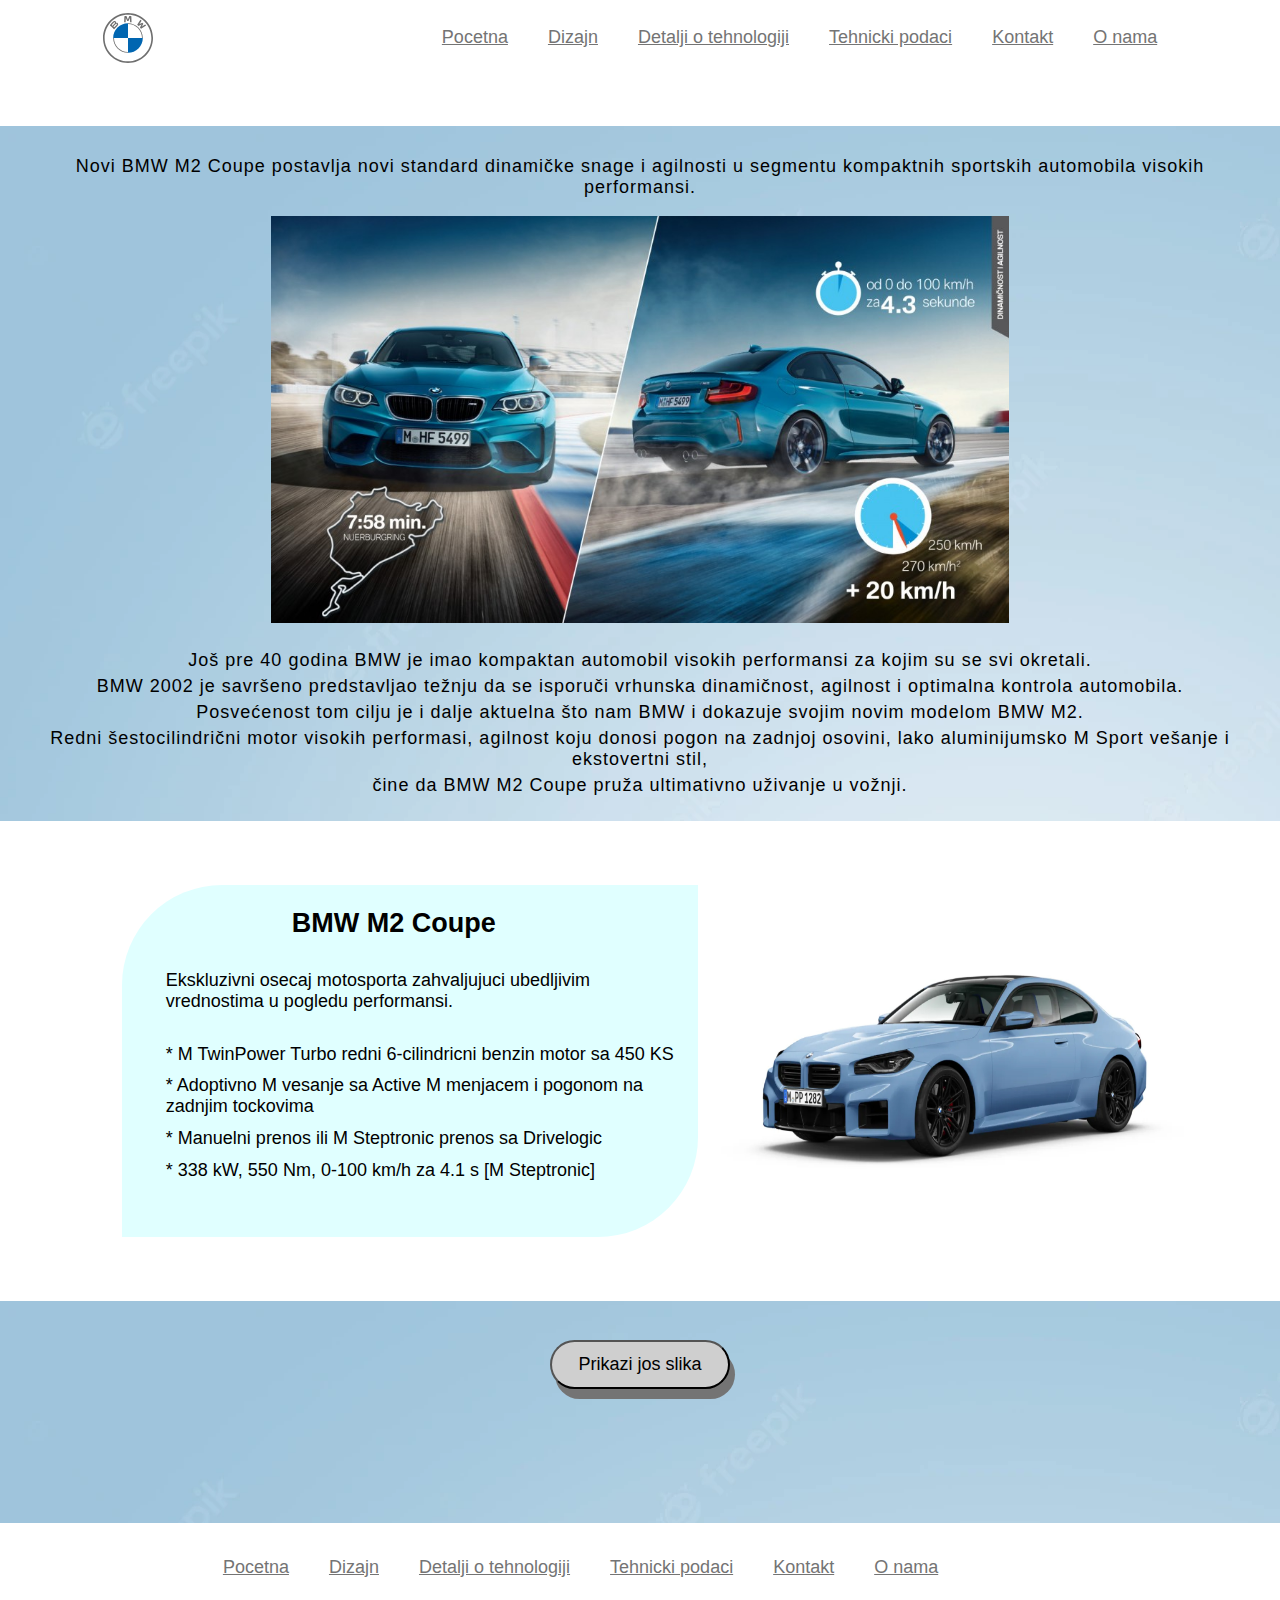
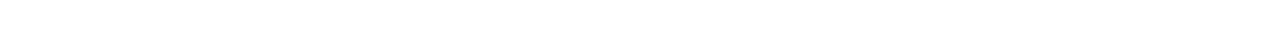
<file: index.html>
<!DOCTYPE html>
<html lang="en">
<head>
    <link rel="stylesheet" href="script.css">
    <meta charset="UTF-8">
    <meta http-equiv="X-UA-Compatible" content="IE=edge">
    <meta name="viewport" content="width=device-width, initial-scale=1.0">
    <title>BMW M2 Coupe</title>
</head>
<body>


    <div class="title">
        <div class="header">
            <img src="./picture/BMWlogo.svg">
    
            <button onclick="mobileMenu()">MENU</button>
    
            <ul>
                <li><a href="index.html">Pocetna</a></li>
                <li><a href="dizajn.html">Dizajn</a></li>
                <li><a href="detaljiTehnologija.html">Detalji o tehnologiji</a></li>
                <li><a href="tehnickiPodaci.html">Tehnicki podaci</a></li>
                <li><a href="Contact.html">Kontakt</a></li>
                <li><a href="oNama.html">O nama</a></li>
            </ul>
        </div>
    </div>

    <div class="home">
        <p>Novi BMW M2 Coupe postavlja novi standard dinamičke snage i agilnosti u segmentu kompaktnih sportskih automobila visokih performansi.</p>
        <br>
        <img src="./picture/M2Coupe-01-01-1030x568.jpg">
      
        <br>
        <br>
        <p>Još pre 40 godina BMW je imao kompaktan automobil visokih performansi za kojim su se svi okretali.</p>
        <p>BMW 2002 je savršeno predstavljao težnju da se isporuči vrhunska dinamičnost, agilnost i optimalna kontrola automobila.</p>
        <p>Posvećenost tom cilju je i dalje aktuelna što nam BMW i dokazuje svojim novim modelom BMW M2.</p>
        <p>Redni šestocilindrični motor visokih performasi, agilnost koju donosi pogon na zadnjoj osovini, lako aluminijumsko M Sport vešanje i ekstovertni stil, </p>
        <p>čine da BMW M2 Coupe pruža ultimativno uživanje u vožnji.</p>
    </div>
    
    <div class="HOME">
        
        <div class="home1">
            <h2>BMW M2 Coupe</h2>
            <p id="pf5">Ekskluzivni osecaj motosporta zahvaljujuci ubedljivim vrednostima u pogledu performansi.</p>
            <br>
            <p id="pf1">* M TwinPower Turbo redni 6-cilindricni benzin motor sa 450 KS</p>
            <p id="pf2">* Adoptivno M vesanje sa Active M menjacem i pogonom na zadnjim tockovima</p>
            <p id="pf3">* Manuelni prenos ili M Steptronic prenos sa Drivelogic</p>
            <p id="pf4">* 338 kW, 550 Nm, 0-100 km/h za 4.1 s [M Steptronic]</p>
        </div>
    <img src="./picture/M21 copy.jpg" onmouseover="DontHaveCar()" onmouseout="haveCar()">
    </div>

    <div class="morePictures">
        <button onclick="MorePicture()" id="btn">Prikazi jos slika</button>
    <p id="pf6"></p>
    <div class="opac">
        <div class="images">
            <img id="img1" src="./picture/pic1.jpg" onclick="opneModal1()">
            <img id="img2" src="./picture/pic2.jpg" onclick="opneModal2()">
            <img id="img3" src="./picture/pic3.jpg" onclick="opneModal3()">
            <img id="img4" src="./picture/pic4.jpg" onclick="opneModal4()">
            </div>
    </div>
    
    </div>
    <div class="popup-modal1">
    	<button id="closeModal" onclick="closeModal1()">X</button>
        <img id="prva" src="./picture/pic1.jpg">
    </div>

    <div class="popup-modal2">
    	<button id="closeModal" onclick="closeModal2()">X</button>
        <img id="prva" src="./picture/pic2.jpg">
    </div>

    <div class="popup-modal3">
    	<button id="closeModal" onclick="closeModal3()">X</button>
        <img id="prva" src="./picture/pic3.jpg">
    </div>

    <div class="popup-modal4">
    	<button id="closeModal" onclick="closeModal4()">X</button>
        <img id="prva" src="./picture/pic4.jpg">
    </div>

    <div class="overlay"></div>
    
    <div class="foter">
        <div class="header">
    
            <button onclick="mobileMenu()">MENU</button>
    
            <ul>
                <li><a href="home.html">Pocetna</a></li>
                <li><a href="dizajn.html">Dizajn</a></li>
                <li><a href="detaljiTehnologija.html">Detalji o tehnologiji</a></li>
                <li><a href="tehnickiPodaci.html">Tehnicki podaci</a></li>
                <li><a href="Contact.html">Kontakt</a></li>
                <li><a href="oNama.html">O nama</a></li>
            </ul>
        </div>
    </div>
    <script src="script.js"></script>
</body>
</html>
</file>
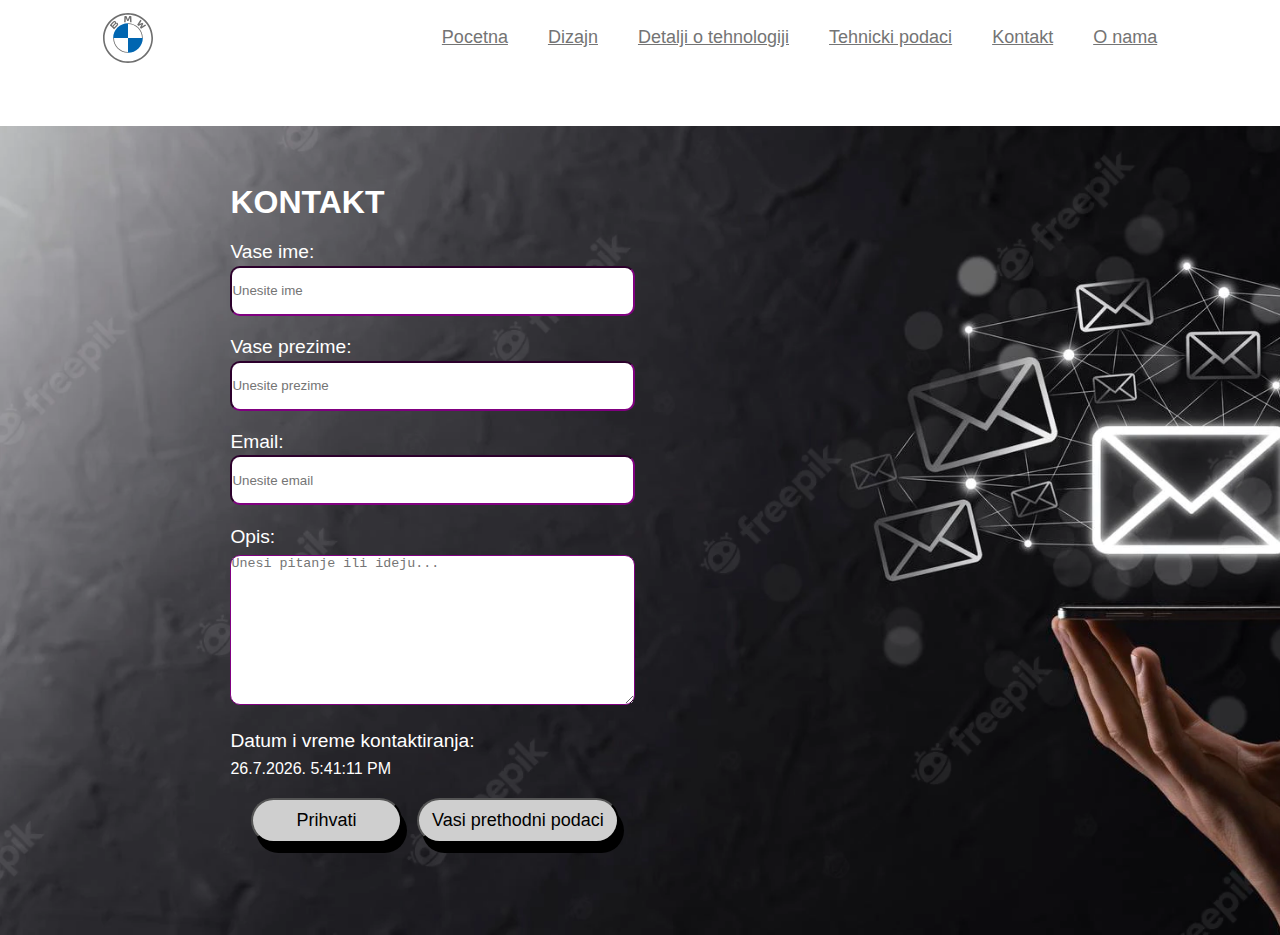
<file: Contact.html>
<!DOCTYPE html>
<html lang="en">
<head>
    <link rel="stylesheet" href="script.css">
    <meta charset="UTF-8">
    <meta http-equiv="X-UA-Compatible" content="IE=edge">
    <meta name="viewport" content="width=device-width, initial-scale=1.0">
    <title>BMW M2 Coupe</title>
</head>
<body onload="startTimer()">
    <div class="title">
        <div class="header">
            <img src="./picture/BMWlogo.svg">
    
            <button onclick="mobileMenu()">MENU</button>
    
            <ul>
                <li><a href="index.html">Pocetna</a></li>
                <li><a href="dizajn.html">Dizajn</a></li>
                <li><a href="detaljiTehnologija.html">Detalji o tehnologiji</a></li>
                <li><a href="tehnickiPodaci.html">Tehnicki podaci</a></li>
                <li><a href="Contact.html">Kontakt</a></li>
                <li><a href="oNama.html">O nama</a></li>
            </ul>
        </div>
    </div>

    <div class="contact">
        <div class="text">
            
            <p id="title">KONTAKT</p>
            <p>Vase ime:</p>
            <br>
            <input type="text" id="ime" placeholder="Unesite ime" >
            <p>Vase prezime:</p>
            <br>
            <input type="text" id="prezime" placeholder="Unesite prezime">
            <p>Email:</p>
            <br>
            <input type="text" id="meil" placeholder="Unesite email">
            <p>Opis:</p>
            <br>
            <textarea name="" id="description" cols="30" rows="10" placeholder="Unesi pitanje ili ideju..."></textarea>
            <br>
            <p>Datum i vreme kontaktiranja:</p>
            <br>
          
            <div id="dateTime"></div>   
            
            <button onclick="submit()">Prihvati</button>
            <button onclick="cooki()" id="prikaz" style="width: 20%; margin-left: 1%;">Vasi prethodni podaci</button>
            <br>
            <br>
            <br>
            <br>

            <div class="lastInf">
            <p id="ispis"></p>
            </div>
            
        </div>
      
        
        
    </div>




    <script src="script.js"></script>
</body>
</file>
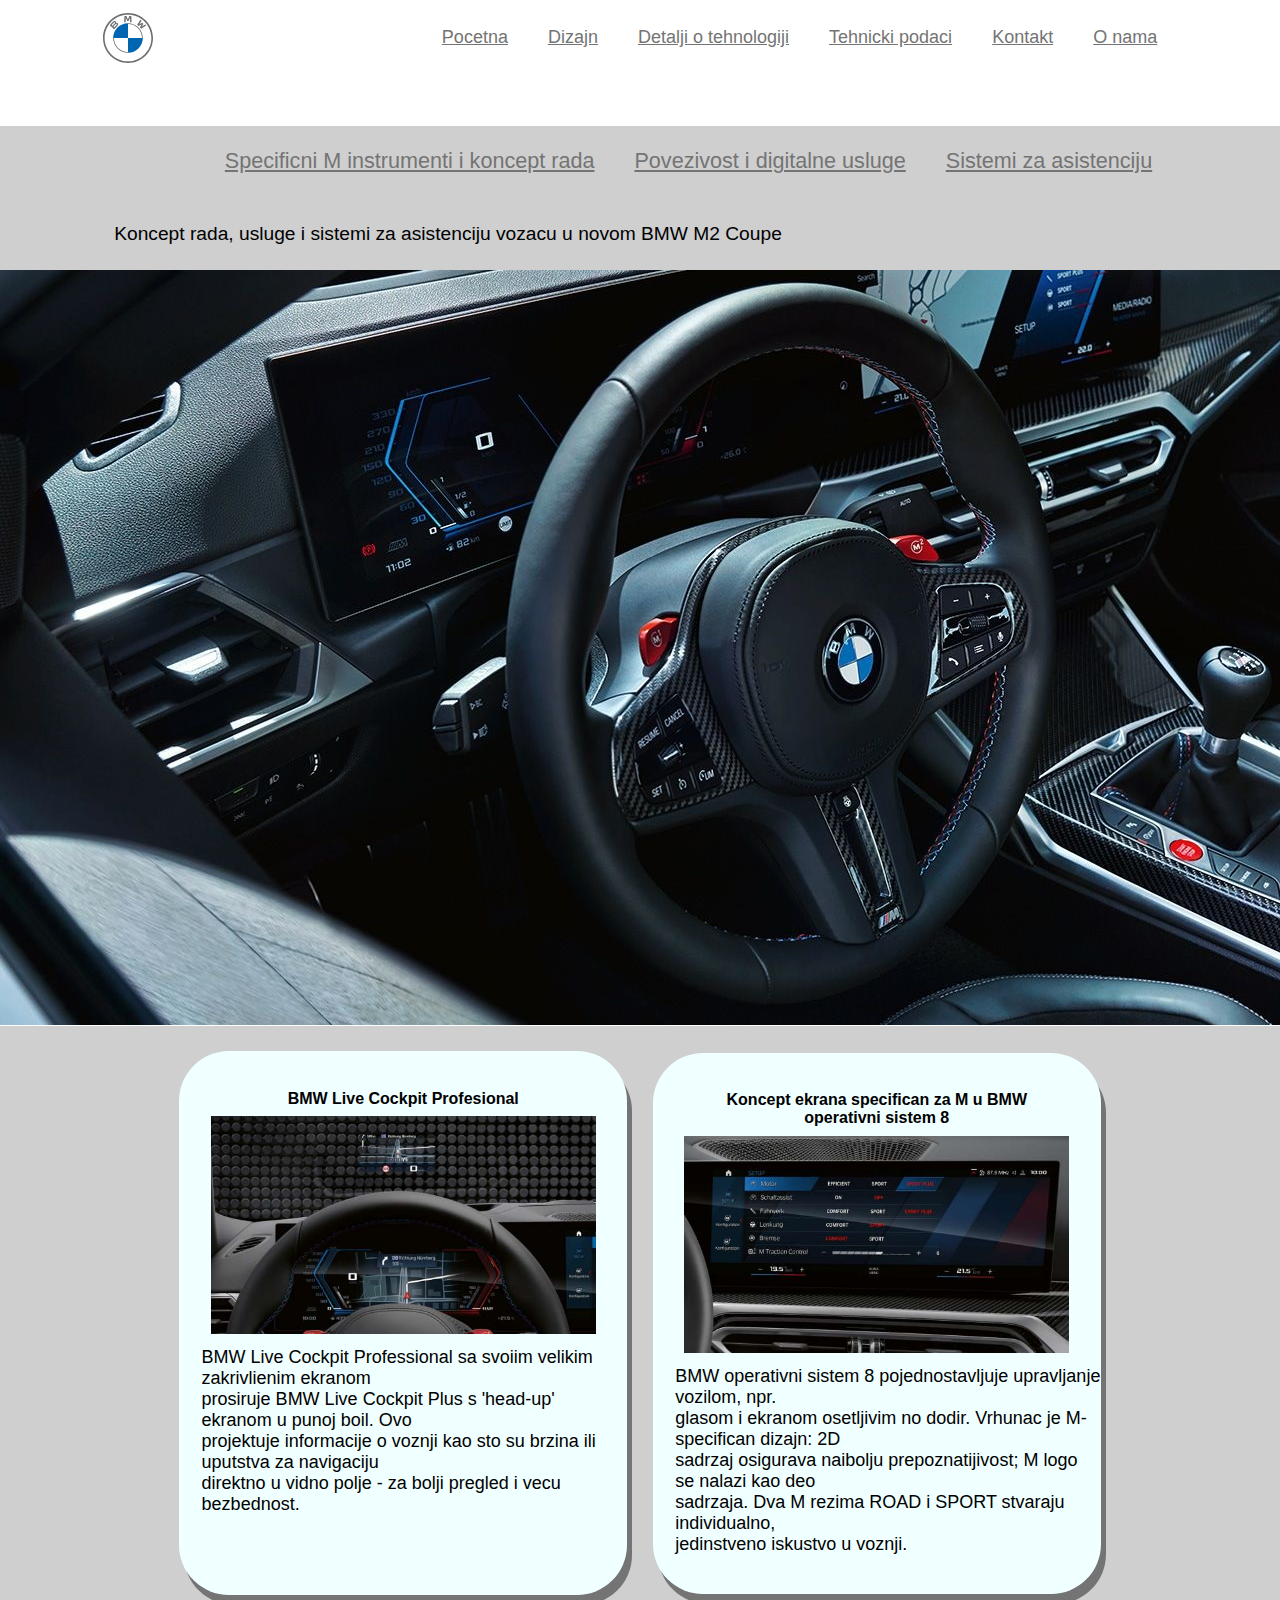
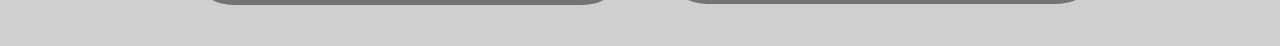
<file: detaljiTehnologija.html>
<!DOCTYPE html>
<html lang="en">
<head>
    <link rel="stylesheet" href="script1.css">
    <meta charset="UTF-8">
    <meta http-equiv="X-UA-Compatible" content="IE=edge">
    <meta name="viewport" content="width=device-width, initial-scale=1.0">
    <title>BMW M2 Coupe</title>
</head>
<body onload="changePicutre()">


    <div class="title">
        <div class="header">
            <img src="./picture/BMWlogo.svg">
    
            <button onclick="mobileMenu()">MENU</button>
    
            <ul>
                <li><a href="index.html">Pocetna</a></li>
                <li><a href="dizajn.html">Dizajn</a></li>
                <li><a href="detaljiTehnologija.html">Detalji o tehnologiji</a></li>
                <li><a href="tehnickiPodaci.html">Tehnicki podaci</a></li>
                <li><a href="Contact.html">Kontakt</a></li>
                <li><a href="oNama.html">O nama</a></li>
            </ul>
        </div>
    </div>

    <div class="grayBg">
        <div class="podHeader">
            <ul>
                <li><a href="detaljiTehnologija.html">Specificni M instrumenti i koncept rada</a></li>
                <li><a href="povezivost.html">Povezivost i digitalne usluge</a></li>
                <li><a href="sistem.html">Sistemi za asistenciju</a></li>
            </ul>
        </div>
        <div class="diteil">
            <p>Koncept rada, usluge i sistemi za asistenciju vozacu u novom BMW M2 Coupe</p>

        </div>
    </div>
    
    <div class="images">
        <img  src="./picture/bigPic11.jpg" > 

    </div>

   
    


    <div class="detalji">

        <div class="firstPic">
            <p><b>BMW Live Cockpit Profesional</b></p>
            <img src="./picture/detalj1.jpg" >
            <div class="tekst">
                <p> BMW Live Cockpit Professional sa svoiim velikim zakrivlienim ekranom</p>
                <p>prosiruje BMW Live Cockpit Plus s 'head-up' ekranom u punoj boil. Ovo</p>
                <p>projektuje informacije o voznji kao sto su brzina ili uputstva za navigaciju</p>
                <p>direktno u vidno polje - za bolji pregled i vecu bezbednost.</p>         
                <br>
                <br>
            </div>
        </div>

        <div class="secondtPic">
            <p><b>Koncept ekrana specifican za M u BMW <br> operativni sistem 8 </b></p>
            <img src="./picture/detalj2.jpg" >
            <div class="tekst">
                <p>BMW operativni sistem 8 pojednostavljuje upravljanje vozilom, npr.</p>
                <p>glasom i ekranom osetljivim no dodir. Vrhunac je M-specifican dizajn: 2D</p>
                <p>sadrzaj osigurava naibolju prepoznatijivost; M logo se nalazi kao deo</p>
                <p>sadrzaja. Dva M rezima ROAD i SPORT stvaraju individualno,</p>
                <p>jedinstveno iskustvo u voznji.</p>
            </div>
            
        </div>
    </div>
        


    <script src="script.js"></script>
</body>
</html>
</file>
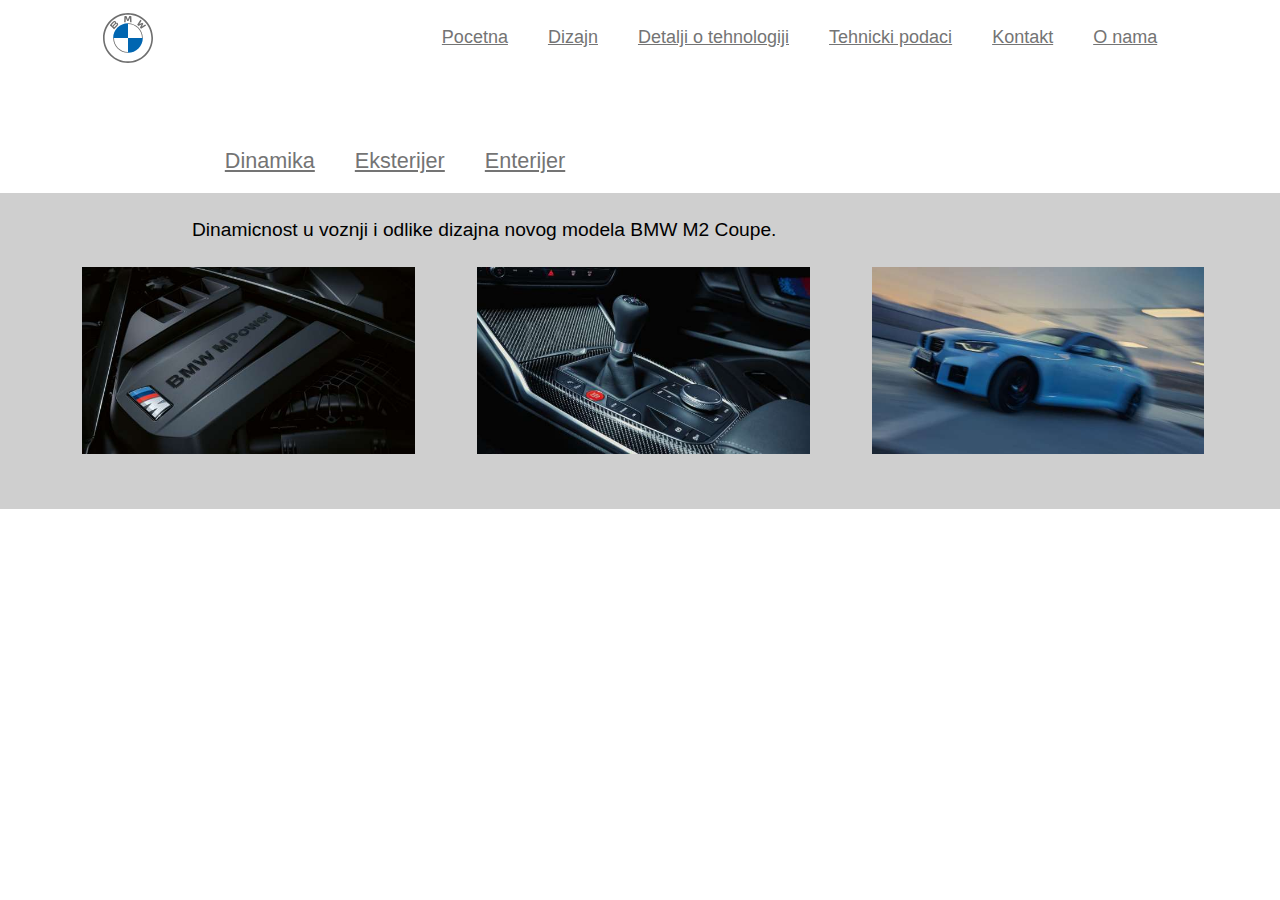
<file: dizajn.html>
<!DOCTYPE html>
<html lang="en">
<head>
    <link rel="stylesheet" href="script1.css">
    <meta charset="UTF-8">
    <meta http-equiv="X-UA-Compatible" content="IE=edge">
    <meta name="viewport" content="width=device-width, initial-scale=1.0">
    <title>BMW M2 Coupe</title>
</head>
<body onload="showPic()">
    

    <div class="title">
        <div class="header">
            <img src="./picture/BMWlogo.svg">
    
            <button onclick="mobileMenu()">MENU</button>
    
            <ul>
                <li><a href="index.html">Pocetna</a></li>
                <li><a href="dizajn.html">Dizajn</a></li>
                <li><a href="detaljiTehnologija.html">Detalji o tehnologiji</a></li>
                <li><a href="tehnickiPodaci.html">Tehnicki podaci</a></li>
                <li><a href="Contact.html">Kontakt</a></li>
                <li><a href="oNama.html">O nama</a></li>
            </ul>
        </div>
    </div>

    <div class="podHeader">
        <ul>
            <li><a href="dizajn.html">Dinamika</a></li>
            <li><a href="eksterijer.html">Eksterijer</a></li>
            <li><a href="enterijer.html">Enterijer</a></li>
        </ul>
    </div>


    <div class="design">

            <p id="pf1">Dinamicnost u voznji i odlike dizajna novog modela BMW M2 Coupe.</p>
            <img src="./picture/dinamika1.jpg" id="pic1" onclick="showText1()">
            <img src="./picture/dinamika2.jpg" id="pic2"  onclick="showText2()">
            <img src="./picture/dinamika3.jpg" id="pic3" onclick="showText3()">
            <div class="paragrafs">
                <p id="jedan"></p>
                <p id="dva"></p>
                <p id="tri"></p>
            </div>
    </div>


    <script src="script.js"></script>
</body>
</html>
</file>
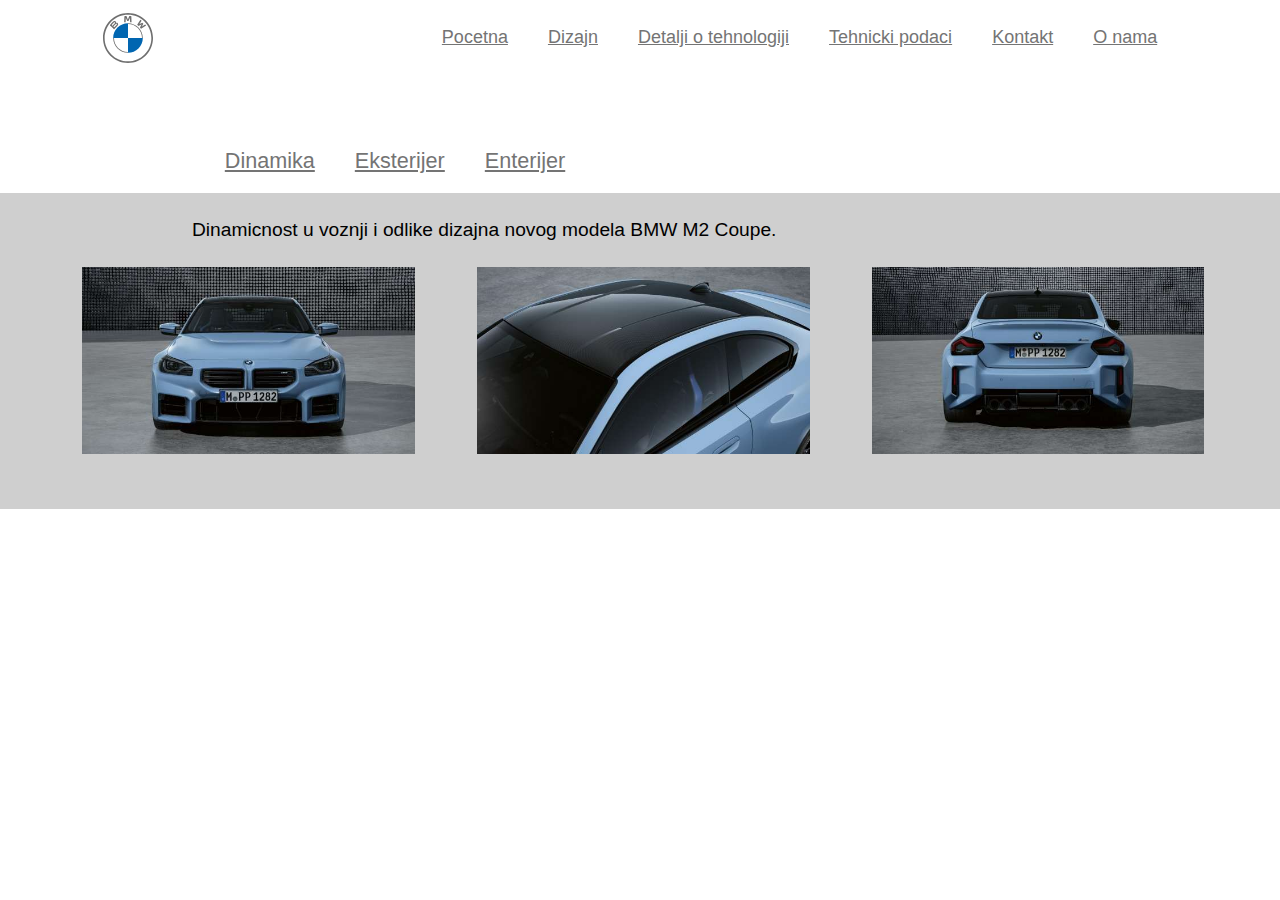
<file: eksterijer.html>
<!DOCTYPE html>
<html lang="en">
<head>
    <link rel="stylesheet" href="script1.css">
    <meta charset="UTF-8">
    <meta http-equiv="X-UA-Compatible" content="IE=edge">
    <meta name="viewport" content="width=device-width, initial-scale=1.0">
    <title>BMW M2 Coupe</title>
</head>
<body onload="showPic1()">
    

    <div class="title">
        <div class="header">
            <img src="./picture/BMWlogo.svg">
    
            <button onclick="mobileMenu()">MENU</button>
    
            <ul>
                <li><a href="index.html">Pocetna</a></li>
                <li><a href="dizajn.html">Dizajn</a></li>
                <li><a href="detaljiTehnologija.html">Detalji o tehnologiji</a></li>
                <li><a href="tehnickiPodaci.html">Tehnicki podaci</a></li>
                <li><a href="Contact.html">Kontakt</a></li>
                <li><a href="oNama.html">O nama</a></li>
            </ul>
        </div>
    </div>

    <div class="podHeader">
        <ul>
            <li><a href="dizajn.html">Dinamika</a></li>
            <li><a href="eksterijer.html">Eksterijer</a></li>
            <li><a href="enterijer.html">Enterijer</a></li>
        </ul>
    </div>


    <div class="design">

            <p id="pf1">Dinamicnost u voznji i odlike dizajna novog modela BMW M2 Coupe.</p>
            <img src="./picture/eksterijer1.jpg" id="pic4" onclick="showText4()">
            <img src="./picture/eksterijer2.jpg" id="pic5"  onclick="showText5()">
            <img src="./picture/eksterijer3.jpg" id="pic6" onclick="showText6()">
            <div class="paragrafs">
                <p id="cetri"></p>
                <p id="pet"></p>
                <p id="sest"></p>
    </div>





    <script src="script.js"></script>
</body>
</html>
</file>
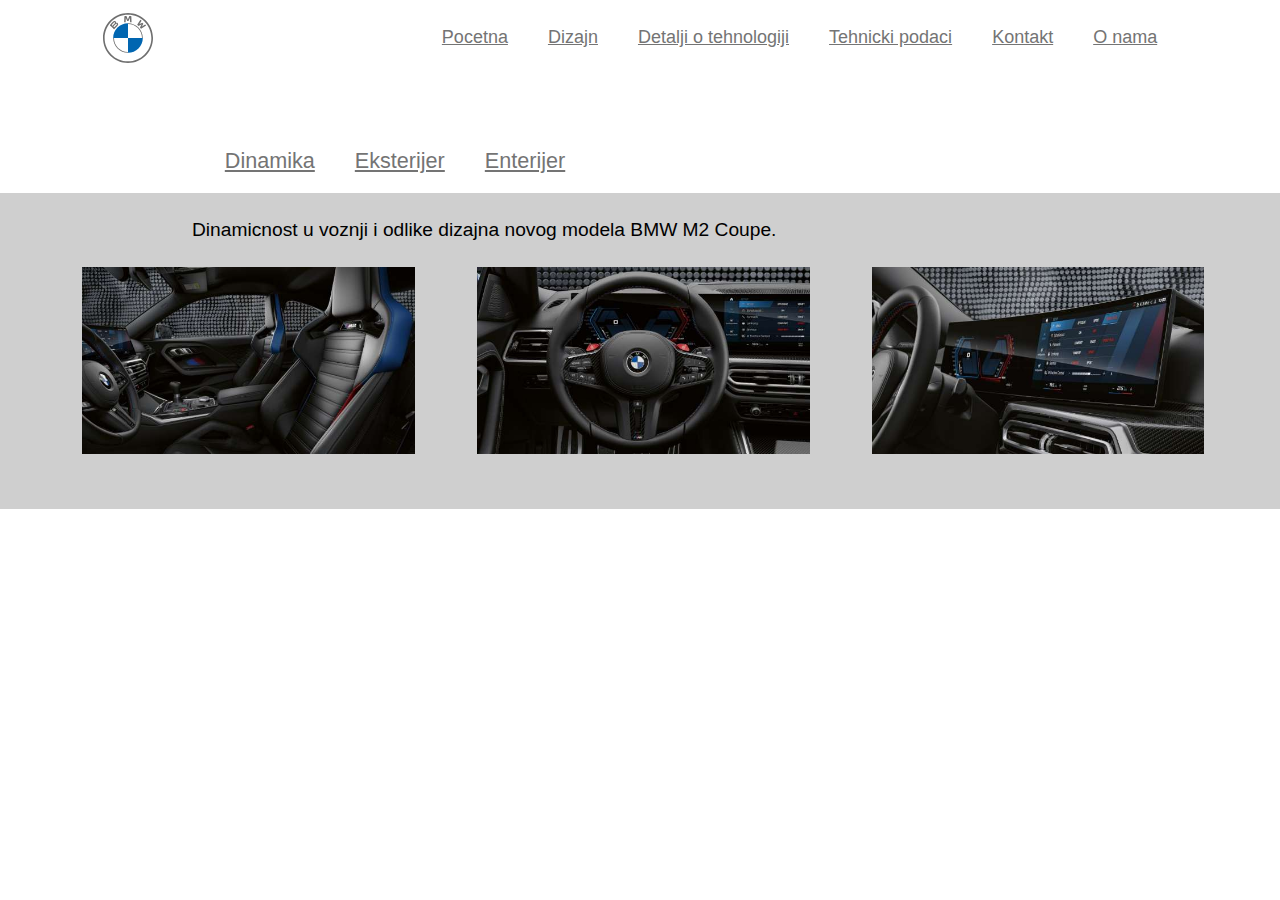
<file: enterijer.html>
<!DOCTYPE html>
<html lang="en">
<head>
    <link rel="stylesheet" href="script1.css">
    <meta charset="UTF-8">
    <meta http-equiv="X-UA-Compatible" content="IE=edge">
    <meta name="viewport" content="width=device-width, initial-scale=1.0">
    <title>BMW M2 Coupe</title>
</head>
<body onload="showPic2()">
    

    <div class="title">
        <div class="header">
            <img src="./picture/BMWlogo.svg">
    
            <button onclick="mobileMenu()">MENU</button>
    
            <ul>
                <li><a href="index.html">Pocetna</a></li>
                <li><a href="dizajn.html">Dizajn</a></li>
                <li><a href="detaljiTehnologija.html">Detalji o tehnologiji</a></li>
                <li><a href="tehnickiPodaci.html">Tehnicki podaci</a></li>
                <li><a href="Contact.html">Kontakt</a></li>
                <li><a href="oNama.html">O nama</a></li>
            </ul>
        </div>
    </div>

    <div class="podHeader">
        <ul>
            <li><a href="dizajn.html">Dinamika</a></li>
            <li><a href="eksterijer.html">Eksterijer</a></li>
            <li><a href="enterijer.html">Enterijer</a></li>
        </ul>
    </div>


    <div class="design">

            <p id="pf1">Dinamicnost u voznji i odlike dizajna novog modela BMW M2 Coupe.</p>
            <img src="./picture/enterijer1.jpg" id="pic7" onclick="showText7()">
            <img src="./picture/enterijer2.jpg" id="pic8"  onclick="showText8()">
            <img src="./picture/enterijer3.jpg" id="pic9" onclick="showText9()">
            <div class="paragrafs">
                <p id="sedam"></p>
                <p id="osam"></p>
                <p id="devet"></p>
    </div>

    <script src="script.js"></script>
</body>
</html>
</file>
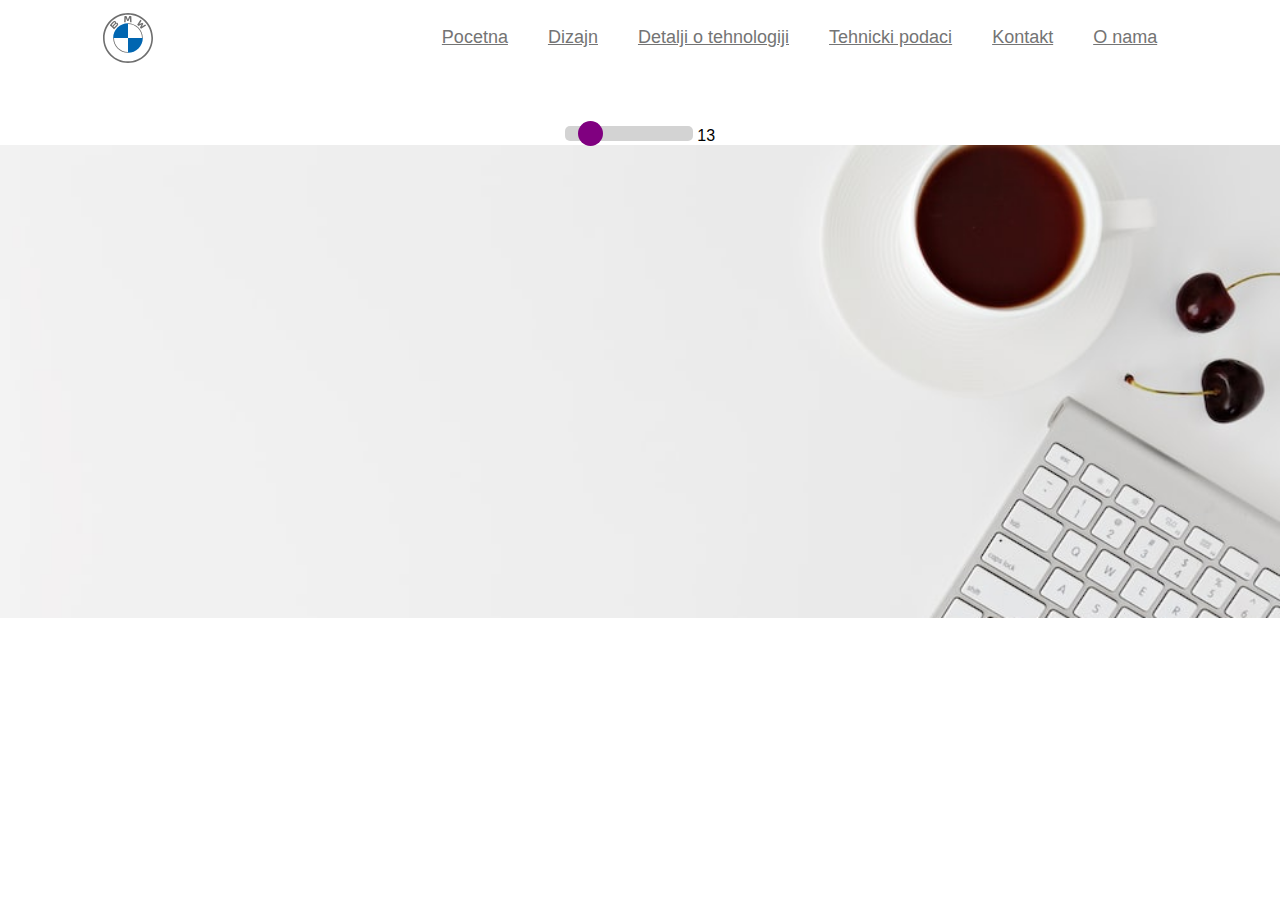
<file: oNama.html>
<!DOCTYPE html>
<html lang="en">
<head>
    <link rel="stylesheet" href="script1.css">
    <meta charset="UTF-8">
    <meta http-equiv="X-UA-Compatible" content="IE=edge">
    <meta name="viewport" content="width=device-width, initial-scale=1.0">
    <title>BMW M2 Coupe</title>
</head>
<body onload="aboutMe()">
    
    <div class="title">
        <div class="header">
            <img src="./picture/BMWlogo.svg">
    
            <button onclick="mobileMenu()">MENU</button>
    
            <ul>
                <li><a href="index.html">Pocetna</a></li>
                <li><a href="dizajn.html">Dizajn</a></li>
                <li><a href="detaljiTehnologija.html">Detalji o tehnologiji</a></li>
                <li><a href="tehnickiPodaci.html">Tehnicki podaci</a></li>
                <li><a href="Contact.html">Kontakt</a></li>
                <li><a href="oNama.html">O nama</a></li>
            </ul>
        </div>
    </div>

    <input type="range" id="slider" class="slider">
    <span id="display">0</span>
    <div class="ABM">
        <div class="aboutMe">
            <h1>Dobrodosli na moj sajt.</h1>
            <div class="circle1"></div>
            <div class="circle2"></div>
    
            <p style="padding-top: 10%;">Kada sam 2020. godine upisao Tehnciku</p>
            <p>skolu u Pirotu, moje putvanje zvanicno pocelo.</p>
            <p>Verovao sam da bi mali koraci mogli da dovedu do znacajnih</p>
            <p>promena i da mi pomognu da uspem u ovom brzom zivotu.</p>
    
            <p id="pf1">Moje ime je Stefan Tosic,</p>
            <p style="margin-left: 15%;">ucenik sam Tehnicke skole u Pirotu,</p>
            <p style="margin-left: 15%;">odeljenje informacionih tehnologija,</p>
            <p style="margin-left: 15%;">u slobodno vreme se bavim veb programiranjem,</p>
            <p style="margin-left: 15%;">ako Vam je potreban neki sajt,</p>
            <p style="margin-left: 15%;">slobodno me kontaktirajte.</p>
    
            <p style="padding-top: 5%;">Posvecen sam da mojim klijentima</p>
            <p>pruzim najbolju mogucu uslugu i da stalno</p>
            <p>unapredjujem moje procese i mogucnost kako</p>
            <p style="padding-bottom: 5%;">bih bolje zadovoljio njihove potrebe.</p>
    
    
         </div>
         <img src="./picture/Ja.jpg" style="opacity: 0;">

    </div>

   
    

    <script src="script.js"></script>
</body>
</html>
</file>
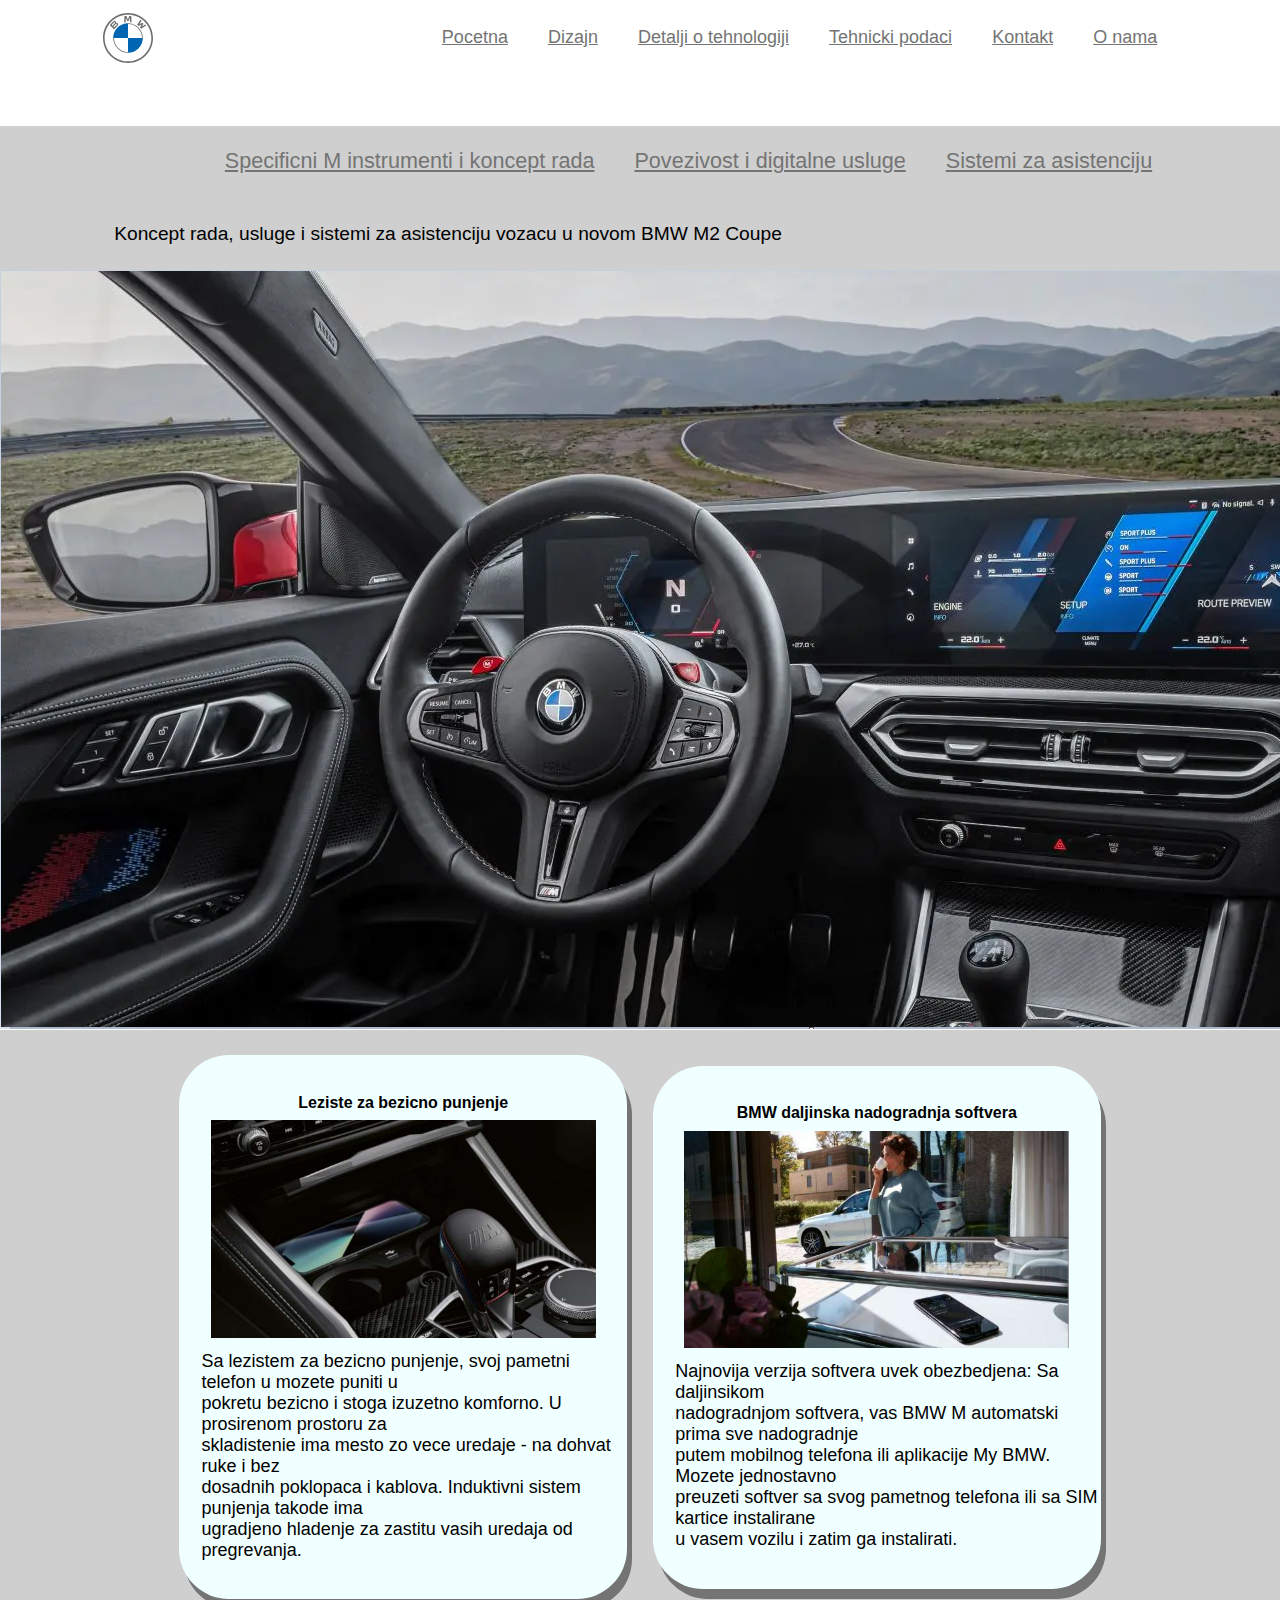
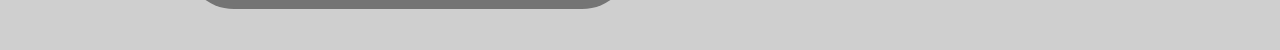
<file: povezivost.html>
<!DOCTYPE html>
<html lang="en">
<head>
    <link rel="stylesheet" href="script1.css">
    <meta charset="UTF-8">
    <meta http-equiv="X-UA-Compatible" content="IE=edge">
    <meta name="viewport" content="width=device-width, initial-scale=1.0">
    <title>BMW M2 Coupe</title>
</head>
<body onload="changePicutre()">


    <div class="title">
        <div class="header">
            <img src="./picture/BMWlogo.svg">
    
            <button onclick="mobileMenu()">MENU</button>
    
            <ul>
                <li><a href="index.html">Pocetna</a></li>
                <li><a href="dizajn.html">Dizajn</a></li>
                <li><a href="detaljiTehnologija.html">Detalji o tehnologiji</a></li>
                <li><a href="tehnickiPodaci.html">Tehnicki podaci</a></li>
                <li><a href="Contact.html">Kontakt</a></li>
                <li><a href="oNama.html">O nama</a></li>
            </ul>
        </div>
    </div>

    <div class="grayBg">
        <div class="podHeader">
            <ul>
                <li><a href="detaljiTehnologija.html">Specificni M instrumenti i koncept rada</a></li>
                <li><a href="povezivost.html">Povezivost i digitalne usluge</a></li>
                <li><a href="sistem.html">Sistemi za asistenciju</a></li>
            </ul>
        </div>
        <div class="diteil">
            <p>Koncept rada, usluge i sistemi za asistenciju vozacu u novom BMW M2 Coupe</p>

        </div>
    </div>
    
    <div class="images">
        <img  src="./picture/bigPic12.png" > 

    </div>

   
    


    <div class="detalji">

        <div class="firstPic">
            <p><b> Leziste za bezicno punjenje</b></p>
            <img src="./picture/povezanost1.jpg" >
            <div class="tekst">
                <p>  Sa lezistem za bezicno punjenje, svoj pametni telefon u mozete puniti u</p>
                <p>pokretu bezicno i stoga izuzetno komforno. U prosirenom prostoru za</p>
                <p>skladistenie ima mesto zo vece uredaje - na dohvat ruke i bez</p>
                <p>dosadnih poklopaca i kablova. Induktivni sistem punjenja takode ima </p>         
                <p>ugradjeno hladenje za zastitu vasih uredaja od pregrevanja.</p>
            </div>
        </div>
       
        <div class="secondtPic">
            <p><b>BMW daljinska nadogradnja softvera</b></p>
            <img src="./picture/povezanost2.jpg" >
            <div class="tekst">
                <p>Najnovija verzija softvera uvek obezbedjena: Sa daljinsikom</p>
                <p>nadogradnjom softvera, vas BMW M automatski prima sve nadogradnje</p>
                <p>putem mobilnog telefona ili aplikacije My BMW. Mozete jednostavno</p>
                <p>preuzeti softver sa svog pametnog telefona ili sa SIM kartice instalirane</p>
                <p>u vasem vozilu i zatim ga instalirati.</p>
            </div>
            
        </div>
    </div>
        


    <script src="script.js"></script>
</body>
</html>
</file>
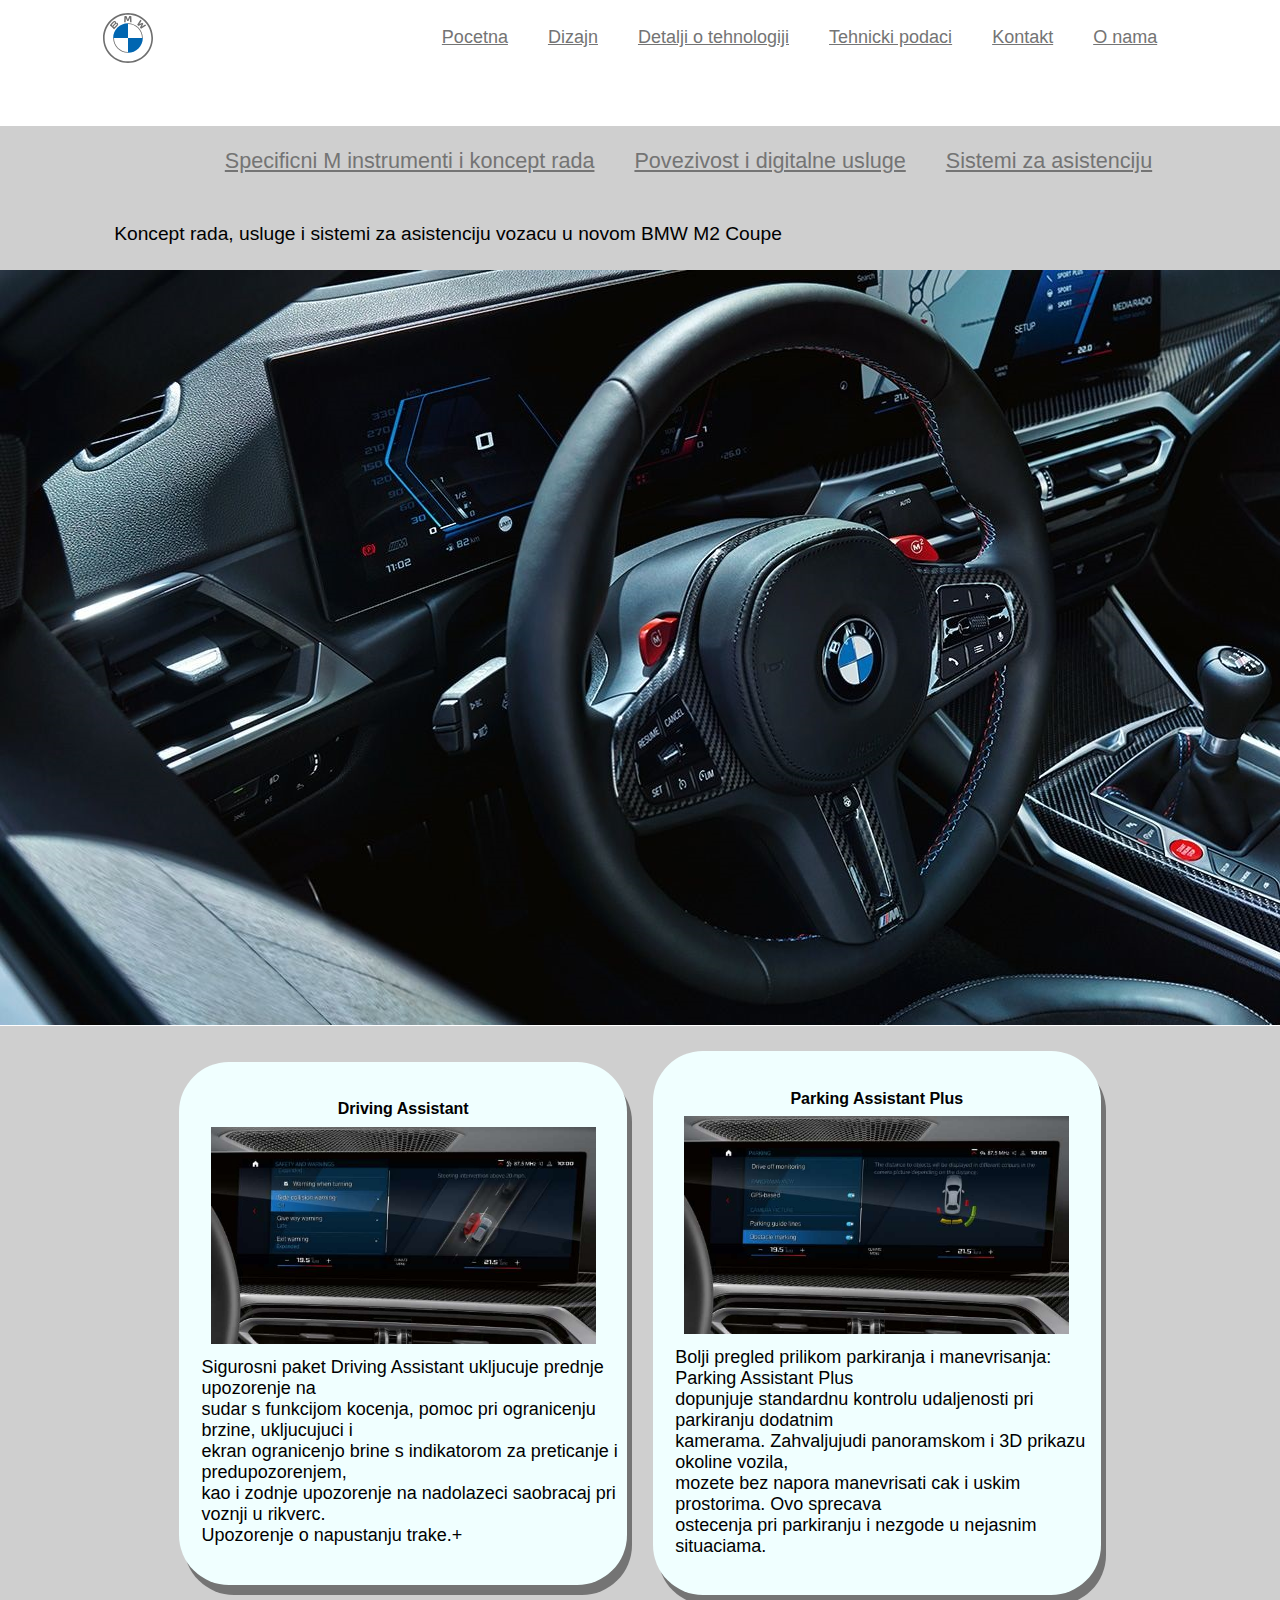
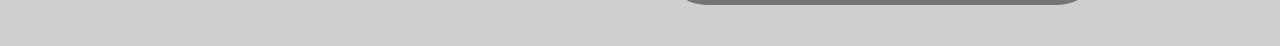
<file: sistem.html>
<!DOCTYPE html>
<html lang="en">
<head>
    <link rel="stylesheet" href="script1.css">
    <meta charset="UTF-8">
    <meta http-equiv="X-UA-Compatible" content="IE=edge">
    <meta name="viewport" content="width=device-width, initial-scale=1.0">
    <title>BMW M2 Coupe</title>
</head>
<body onload="changePicutre()">


    <div class="title">
        <div class="header">
            <img src="./picture/BMWlogo.svg">
    
            <button onclick="mobileMenu()">MENU</button>
    
            <ul>
                <li><a href="index.html">Pocetna</a></li>
                <li><a href="dizajn.html">Dizajn</a></li>
                <li><a href="detaljiTehnologija.html">Detalji o tehnologiji</a></li>
                <li><a href="tehnickiPodaci.html">Tehnicki podaci</a></li>
                <li><a href="Contact.html">Kontakt</a></li>
                <li><a href="oNama.html">O nama</a></li>
            </ul>
        </div>
    </div>

    <div class="grayBg">
        <div class="podHeader">
            <ul>
                <li><a href="detaljiTehnologija.html">Specificni M instrumenti i koncept rada</a></li>
                <li><a href="povezivost.html">Povezivost i digitalne usluge</a></li>
                <li><a href="sistem.html">Sistemi za asistenciju</a></li>
            </ul>
        </div>
        <div class="diteil">
            <p>Koncept rada, usluge i sistemi za asistenciju vozacu u novom BMW M2 Coupe</p>

        </div>
    </div>
    
    <div class="images">
        <img  src="./picture/bigPic11.jpg" > 

    </div>

   
    


    <div class="detalji">

        <div class="firstPic">
            <p><b>Driving Assistant</b></p>
            <img src="./picture/sistem1.jpg" >
            <div class="tekst">
                <p>Sigurosni paket Driving Assistant ukljucuje prednje upozorenje na</p>
                <p>sudar s funkcijom kocenja, pomoc pri ogranicenju brzine, ukljucujuci i</p>
                <p>ekran ogranicenjo brine s indikatorom za preticanje i predupozorenjem,</p>
                <p>kao i zodnje upozorenje na nadolazeci saobracaj pri voznji u rikverc.</p>         
                <p>Upozorenje o napustanju trake.+</p>
            </div>
        </div>

        <div class="secondtPic">
            <p><b>Parking Assistant Plus</b></p>
            <img src="./picture/sistem2.jpg" >
            <div class="tekst">
                <p>Bolji pregled prilikom parkiranja i manevrisanja: Parking Assistant Plus</p>
                <p>dopunjuje standardnu kontrolu udaljenosti pri parkiranju dodatnim</p>
                <p>kamerama. Zahvaljujudi panoramskom i 3D prikazu okoline vozila,</p>
                <p>mozete bez napora manevrisati cak i uskim prostorima. Ovo sprecava</p>
                <p>ostecenja pri parkiranju i nezgode u nejasnim situaciama.</p>
            </div>
            
        </div>
    </div>
        


    <script src="script.js"></script>
</body>
</html>
</file>
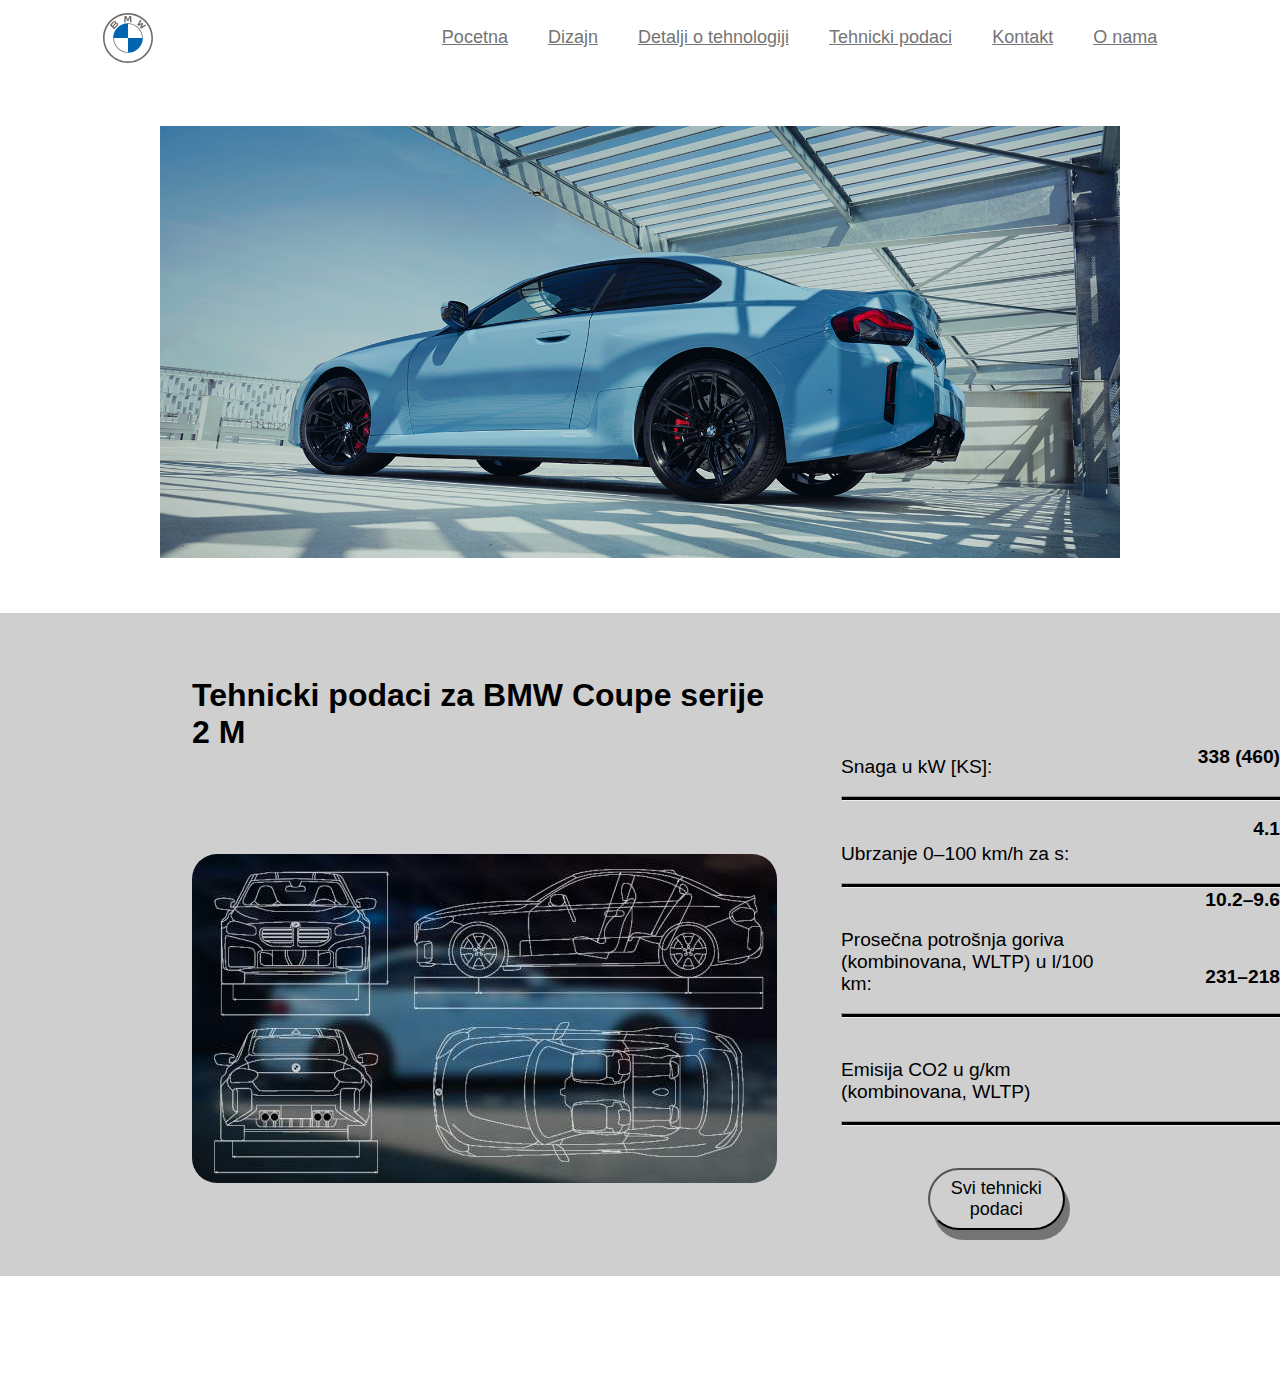
<file: tehnickiPodaci.html>
<!DOCTYPE html>
<html lang="en">
<head>
    <link rel="stylesheet" href="script1.css">
    <meta charset="UTF-8">
    <meta http-equiv="X-UA-Compatible" content="IE=edge">
    <meta name="viewport" content="width=device-width, initial-scale=1.0">
    <title>BMW M2 Coupe</title>
</head>
<body>


    <div class="title">
        <div class="header">
            <img src="./picture/BMWlogo.svg">
    
            <button onclick="mobileMenu()">MENU</button>
    
            <ul>
                <li><a href="index.html">Pocetna</a></li>
                <li><a href="dizajn.html">Dizajn</a></li>
                <li><a href="detaljiTehnologija.html">Detalji o tehnologiji</a></li>
                <li><a href="tehnickiPodaci.html">Tehnicki podaci</a></li>
                <li><a href="Contact.html">Kontakt</a></li>
                <li><a href="oNama.html">O nama</a></li>
            </ul>
        </div>
    </div>
    
    <img src="./picture/M22-Coupe.jpg" style="width: 75%;">
    <br>
    

    <div class="tehn">
        <div class="inf">
            <h1>Tehnicki podaci za BMW Coupe serije 2 M</h1>

            <img src="./picture/tehn.jpg">
        </div>

        <div class="inf1">
            <p>Snaga u kW [KS]: </p>
            <br>
            <hr>
            <p>Ubrzanje 0–100 km/h za s:</p>
            <br>
            <hr>
            <p>Prosečna potrošnja goriva <br> (kombinovana, WLTP) u l/100 km: </p>
            <br>
            <hr>
            <p>Emisija CO2 u g/km (kombinovana, WLTP)</p>
            <br>
            <hr>
            <br>
            <br>
            <button onclick="moreInfo()">Svi tehnicki podaci</button>
        </div>

        <div class="sums">
            <b>
            <p>338 (460) </p>
            <br>
            <p>4.1</p>
            <br>
            <p>10.2–9.6 </p>
            <br>
            <p class="aa">231–218</p>
            <br>
            </b>

        </div>

    </div>





    <script src="script.js"></script>
</body>
</html>
</file>
<file: script.css>
* {
	box-sizing: border-box;
	margin: 0;
	padding: 0;
}

body {
	font-family: sans-serif;
    text-align: center;
    align-items: center;
    justify-content: center;
    color: black;
}

h1 {
	text-align: center;
	margin-bottom: 15px;
}

h2 {
	margin-bottom: 15px;
	text-align: center;
}

h3 {
	margin-bottom: 15px;
	text-align: center;
}

.foter{
	padding-top: 1%;
	padding-bottom: -10%;
	justify-content: center;
	text-align: center;
	align-items: center;
	margin-left: 15%;
}


.header {
	display: flex;
	justify-content: space-between;
	max-width: 1100px;
	margin: auto;
	align-items: center;
	padding: 20px;
	background-color: white;
	margin-bottom: 50px;
    padding: 1%;
}

.header img {
	max-width: 200px;
    width: 50px;
    height: 50px;
}

.header ul {
	display: flex;
	list-style: none;
	font-size: 18px;
	justify-content: space-around;
    z-index: 9;
}

.header ul li a {
	padding: 10px 20px;
	display: block;
    color: rgb(116, 116, 116);
    font-size: large;
}

.header ul li a:hover{
    color: purple;
}

.header button {
	display: none;
	padding: 10px;
}

@media (max-width: 1000px) {
	.header button {
		display: block;
	}

	.header ul {
		display: none;
		background-color: lightsteelblue;
		position: absolute;
	    width: 100%;
	    left: 0;
	    right: 0;
	    top: 119px;
	}
}
.home{
    padding: 2%;
    background-color: rgb(207, 207, 207);
	background-image: url("./picture/back.webp");
}
.home img{
    width: 60%;
    height: 30%;
}
.home p{
    font-size: large;
    white-space: pre-line;
    word-wrap: normal;
    letter-spacing: 1px;
    margin-top: 5px;
    color: black;
}
.HOME{
    display: flex;
    padding: 5%;
}
.HOME img{
    width: 45%;
	opacity: 1;
	transition: all 2s ease-in-out;
}
.HOME .home1{
    margin-left: 5%;
    border-top-left-radius: 100px;
    border-bottom-right-radius: 100px;
    width: 50%;
    height: 30%;
    background-color: 	lightcyan;
    padding: 2%;
    padding-bottom: 4%;
    color: black;
    font-size: large;
    text-align: left;
}
.HOME .home1 h2{
    padding-bottom: 3%;
    margin-left: -6%;
    
}
.HOME .home1 #pf1{
    padding-bottom: 2%;
    margin-left: 4%;
}
.home1 #pf2{
    padding-bottom: 2%;
    margin-left: 4%;

}
.home1 #pf3{
    padding-bottom: 2%;
    margin-left: 4%;

}
.home1 #pf4{
    padding-bottom: 2%;
    margin-left: 4%;
}
.home1 #pf5{
    padding-bottom: 2%;
    margin-left: 4%;
}


.morePictures{
    background-color: rgb(207, 207, 207);
    padding: 3%;
	background-image: url("./picture/back.webp");
}

.morePictures .images{
    display: flex;
    padding: 3%;
}
.morePictures .images img{
    width: 25%;
    height: 20%;
    /*opacity: 0;*/
    display: none;
    cursor: pointer;
	transition: all 2s ease;
}

.morePictures button{
    border-top-left-radius: 50px;
    border-top-right-radius: 50px;
    border-bottom-right-radius: 50px;
    border-bottom-left-radius: 50px;
    font-size: large;
    width: 15%;
    padding: 1%;
    background-color: rgb(207, 207, 207);
    box-shadow: 5px 10px rgb(116, 116, 116);
}
.morePictures button:hover{
    color: white;
    background-color: purple;
}
.morePictures p{
    font-size: large;
    padding-top: 2%;
}



.popup-modal1 {
	display: none;
	position: fixed;
	left: 0;
	right: 0;
	top: 25%;
	z-index: 200;
	max-width: 55%;
	padding: 30px;
	margin: auto;
	background-color: #fff;
}

.popup-modal1 #closeModal {
	font-size: 26px;
	cursor: pointer;
	position: absolute;
	right: 10px;
	top: 10px;
	background-color: transparent;
	font-weight: bold;
	border: 0;
}
.popup-modal1 #closeModa:hover{
	color: red;
}
.popup-modal1 img{
    max-width: 100%;
}

.popup-modal2 {
	display: none;
	position: fixed;
	left: 0;
	right: 0;
	top: 25%;
	z-index: 200;
	max-width: 55%;
	padding: 30px;
	margin: auto;
	background-color: #fff;
}

.popup-modal2 #closeModal {
	font-size: 26px;
	cursor: pointer;
	position: absolute;
	right: 10px;
	top: 10px;
	background-color: transparent;
	font-weight: bold;
	border: 0;
}
.popup-modal2 #closeModa:hover{
	color: red;
}
.popup-modal2 img{
    max-width: 100%;
}

.popup-modal3 {
	display: none;
	position: fixed;
	left: 0;
	right: 0;
	top: 25%;
	z-index: 200;
	max-width: 55%;
	padding: 30px;
	margin: auto;
	background-color: #fff;
}

.popup-modal3 #closeModal {
	font-size: 26px;
	cursor: pointer;
	position: absolute;
	right: 10px;
	top: 10px;
	background-color: transparent;
	font-weight: bold;
	border: 0;
}
.popup-modal3 #closeModa:hover{
	color: red;
}
.popup-modal3 img{
    max-width: 100%;
}

.popup-modal4 {
	display: none;
	position: fixed;
	left: 0;
	right: 0;
	top: 25%;
	z-index: 200;
	max-width: 55%;
	padding: 30px;
	margin: auto;
	background-color: #fff;
}

.popup-modal4 #closeModal {
	font-size: 26px;
	cursor: pointer;
	position: absolute;
	right: 10px;
	top: 10px;
	background-color: transparent;
	font-weight: bold;
	border: 0;
}
.popup-modal4 #closeModa:hover{
	color: red;
}
.popup-modal4 img{
    max-width: 100%;
}
.overlay {
	display: none;
	position: fixed;
	bottom: 0;
	top: 0;
	left: 0;
	right: 0;
	width: 100%;
	height: 100%;
	z-index: 100;
	background-color: rgba(0, 0, 0, 0.5);
}
.contact{
	width: 100%;
	height: 150%;
	background-image: url("./picture/background2.jpg");
	background-size: cover;
	color: white;
}
.contact .image img{
	width: 150%;
	height: 50%;
	border-radius: 50%;
	margin-left: -200%;
	margin-top: 50%;
}
.contact .text{
	margin-left: 15%;
	width: 85%;
	height: 150%;
	padding: 3%;
	text-align: left;
}
.contact .text #title{
	font-size: 200%;
	font-weight: bold;
}
.contact .text p{
	padding-top: 2%;
	font-size: larger;
}
.contact .text div{
	margin-top: -1%;
}
.contact .text input{
	width: 40%;
	height: 50px;
	border-color: purple;
	margin-top: -10%;
	border-top-left-radius: 10px;
	border-top-right-radius: 10px;
	border-bottom-left-radius: 10px;
	border-bottom-right-radius: 10px;
}
.contact .text input:hover{
	background-color: rgb(235, 130, 235);
}
.contact .text textarea{
	width: 40%;
	height: 150px;
	border-color: purple;
	margin-top: -1%;
	border-top-left-radius: 10px;
	border-top-right-radius: 10px;
	border-bottom-left-radius: 10px;
	border-bottom-right-radius: 10px;
}
.contact .text textarea:hover{
	background-color: rgb(235, 149, 235);
}
.contact .text button{
    border-top-left-radius: 50px;
    border-top-right-radius: 50px;
    border-bottom-right-radius: 50px;
    border-bottom-left-radius: 50px;
    font-size: large;
    width: 15%;
    padding: 1%;
    background-color: rgb(207, 207, 207);
    box-shadow: 5px 10px black;
	margin-top: 2%;
	margin-left: 2%;
}
.contact .text button:hover{
    color: white;
    background-color: purple;
}
.contact .text .lastInf {
	width: 50%;
	height: 150%;
	background-color: azure;
	padding: 5%;
	display: none;
	border-radius: 40px;
    box-shadow: 5px 10px black;
	transition: all 2s ease-in-out;
	color: black;
}

.contact .text .lastInf:hover{
	margin-top: -45%;
	margin-left: 50%;
    box-shadow: 5px 10px purple;
}

.contact .text .lastInf p{
	padding: 3%;
}
</file>
<file: script1.css>
* {
	box-sizing: border-box;
	margin: 0;
	padding: 0;
}

body {
	font-family: sans-serif;
    text-align: center;
    align-items: center;
    justify-content: center;
    color: black;
}

h1 {
	text-align: center;
	margin-bottom: 15px;
}

h2 {
	margin-bottom: 15px;
	text-align: center;
}

h3 {
	margin-bottom: 15px;
	text-align: center;
}



.header {
	display: flex;
	justify-content: space-between;
	max-width: 1100px;
	margin: auto;
	align-items: center;
	padding: 20px;
	background-color: white;
	margin-bottom: 50px;
    padding: 1%;
}

.header img {
	max-width: 200px;
    width: 50px;
    height: 50px;
}

.header ul {
	display: flex;
	list-style: none;
	font-size: 18px;
	justify-content: space-around;
    z-index: 9;
}

.header ul li a {
	padding: 10px 20px;
	display: block;
    color: rgb(116, 116, 116);
    font-size: large;
}

.header ul li a:hover{
    color: purple;
}

.header button {
	display: none;
	padding: 10px;
}

@media (max-width: 1000px) {
	.header button {
		display: block;
	}

	.header ul {
		display: none;
		background-color: lightsteelblue;
		position: absolute;
	    width: 100%;
	    left: 0;
	    right: 0;
	    top: 119px;
	}
}
.grayBg{
	background-color: rgb(207, 207, 207);

}
.podHeader {
	display: flex;
	justify-content: space-between;
	max-width: 1100px;
	margin: auto;
	align-items: center;
	padding: 20px;
    padding: 1%;
    margin-left: 15%;
}


.podHeader ul {
	display: flex;
	list-style: none;
	font-size: 18px;
	justify-content: space-around;
    z-index: 9;
}

.podHeader ul li a {
	padding: 10px 20px;
	display: block;
    color: rgb(116, 116, 116);
    font-size: larger;
}
.podHeader ul li a:hover{
    color: purple;
}

.design{
    width: 100%;
    background-color: rgb(207, 207, 207);
    padding-bottom: 2%;
	margin-top: -0.3%;
}
.design img{
    width: 30%;
	padding: 2%;
    opacity: 0;
    margin-left: 0.5%;
    transition: all 1.5s ease;
}



.design .paragrafs{
    display: flex;
    padding: 0%;
}
.design #jedan{
    width: 30%;
    margin-left: 10%;
    font-size: larger;
    text-align: left;
}

.design #dva{
    width: 30%;
    font-size: larger;
    text-align: left;
}
.design #tri{
    width: 30%;
    font-size: larger;
    text-align: left;
}
.design #cetri{
    width: 30%;
    margin-left: 10%;
    font-size: larger;
    text-align: left;
}

.design #pet{
    width: 30%;
    font-size: larger;
    text-align: left;
}
.design #sest{
    width: 30%;
    font-size: larger;
    text-align: left;
}
.design #sedam{
    width: 30%;
    margin-left: 10%;
    font-size: larger;
    text-align: left;
}
.design #osam{
    width: 30%;
    font-size: larger;
    text-align: left;
}
.design #devet{
    width: 30%;
    font-size: larger;
    text-align: left;
}
.design #pf1{
    margin-left: 15%;
	padding-top: 2%;
	text-align: left;
    font-size: larger;
}
.diteil{
	position: relative;
}
.diteil p{
	font-size: larger;
	padding: 2%;
	margin-left: -30%;
}

.detalji{
	width: 100%;
	height: 60%;
    background-color: rgb(207, 207, 207);
	margin-top: -0.3%;
	padding-top: 2%;
	padding-bottom: 4%;
	display: flex;
	align-items: center;
	justify-content: center;
	display: flex;
}
.detalji .tekst{
	text-align: left;
	margin-left: 5%;
}
.detalji .firstPic{
    background-color: azure;
	border-color: black;
	box-shadow: 5px 10px rgb(116, 116, 116);
	border-top-left-radius: 50px;
	border-top-right-radius: 50px;
	border-bottom-left-radius: 50px;
	border-bottom-right-radius: 50px;
	color: black;
	transition: all 1s ease;
	width: 35%;
	padding-top: 3%;
	padding-bottom: 3%;
}
.detalji .firstPic:hover
{
	margin-top: -10%;
	margin-bottom: 10%;
	transition: all 1s ease;
	margin-left: 25%;
}
.detalji .firstPic img{
    width: 90%;
	padding: 2%;
}
.detalji .firstPic .tekst{
	text-align: left;
	justify-content: left;
	font-size: large;
}

.detalji .secondtPic{
    background-color: azure;
	border-color: black;
	box-shadow: 5px 10px rgb(116, 116, 116);
	border-top-left-radius: 50px;
	border-top-right-radius: 50px;
	border-bottom-left-radius: 50px;
	border-bottom-right-radius: 50px;
	color: black;
	transition: all 1s ease;
	margin-left: 2%;
	width: 35%;
	padding-top: 3%;
	padding-bottom: 3%;
}
.detalji .secondtPic:hover{
	margin-top: -10%;
	margin-bottom: 10%;
	margin-right: 25%;
	transition: all 1s ease;}

.detalji .secondtPic img{
	width: 90%;
	padding: 2%;
}
.detalji .secondtPic .tekst{
	text-align: left;
	justify-content: left;
	font-size: large;
}
.ABM{
	display: flex;
	background-image: url("./picture/aboutttt.jpg");
	background-size: cover;
	padding-bottom: 2%;
}
.ABM .aboutMe{
	display: none;
	text-align: left;
	width: 50%;
	height: 100%;
	background-color: rgb(207, 207, 207);
	border-top-left-radius: 25px;
	border-top-right-radius: 25px;
	border-bottom-left-radius: 25px;
	border-bottom-right-radius: 25px;
	margin-left: 10%;
	margin-top: 5%;
	border: solid;
}
.ABM .aboutMe h1{
	padding-top: 8%;
	padding-left: 5%;
	text-align: left;
}
.ABM .aboutMe #pf1{
	padding-top: 5%;
	padding-left: 20%;
	text-align: left;
	font-size: large;
}
.ABM .aboutMe p{
	padding-top: 0.5%;
	padding-left: 5%;
	text-align: left;
	font-size: larger;
}
.ABM .aboutMe .circle1{
	background-color: white;
	border-radius: 50%;
	width: 30px;
	height: 30px;
	margin-left: 2%;
	margin-top: -11%;
	border: solid;
}
.ABM .aboutMe .circle2{
	background-color: white;
	border-radius: 50%;
	width: 30px;
	height: 30px;
	margin-left: 95%;
	margin-top: -3%;
	border: solid;
}

.ABM img{
	width: 20%;
	height: 30%;
	border-radius: 25px;
	margin-top: 15%;
	margin-left: -15%;
	border: solid;
}



.slider{
	-webkit-appearance: none;
	width: 10%;
	height: 15px;
	border-radius: 5px;  
	background: #d3d3d3;
	outline: none;
	opacity: 0.7;
	-webkit-transition: .2s;
	transition: opacity .2s;
	opacity: 1;
}
  
.slider::-webkit-slider-thumb {
	-webkit-appearance: none;
	appearance: none;
	width: 25px;
	height: 25px;
	border-radius: 50%; 
	background: purple;
	cursor: pointer;
}
  
.slider::-moz-range-thumb {
	width: 25px;
	height: 25px;
	border-radius: 50%;
	background: purple;
	cursor: pointer;
}

.tehn{
	width: 100%;
	height: 100%;
	margin-top: 4%;
	margin-bottom: 8%;
	background-color: rgb(207, 207, 207);
	display: flex;
}
.tehn .inf{
	padding: 5%;
	padding-left: 15%;
	margin-bottom: 2%;
	background-color: rgb(207, 207, 207);
	text-align: left;
	justify-content: left;
}
.tehn .inf h1{

	text-align: left;
}

.tehn .inf img{
	border-radius: 25px;
	margin-top: 15%;
}

.tehn .inf1 {
	margin-top: 8%;
	color: black;
}

.tehn .inf1 p{
	font-size: larger;
	padding-top: 15%;
	text-align: left;
}

.tehn .inf1 hr{
	width: 200%;
	height: 5px;
	background-color: black;
}

.tehn .sums
{
	width: 17%;
	text-align: right;
	margin-top: 8%;
	color: black;
}
.tehn .sums p{
	font-size: larger;
	padding-top: 19%;
}
.tehn .sums .aa{
	margin-top: 4%;
}
.tehn .inf1 button{
	border-top-left-radius: 50px;
    border-top-right-radius: 50px;
    border-bottom-right-radius: 50px;
    border-bottom-left-radius: 50px;
    font-size: large;
    width: 50%;
    padding: 3%;
    background-color: rgb(207, 207, 207);
    box-shadow: 5px 10px rgb(116, 116, 116);
	margin-top: 2%;
	margin-left: 13%;
}
.tehn .inf1 button:hover{
    color: white;
    background-color: purple;
}
</file>
